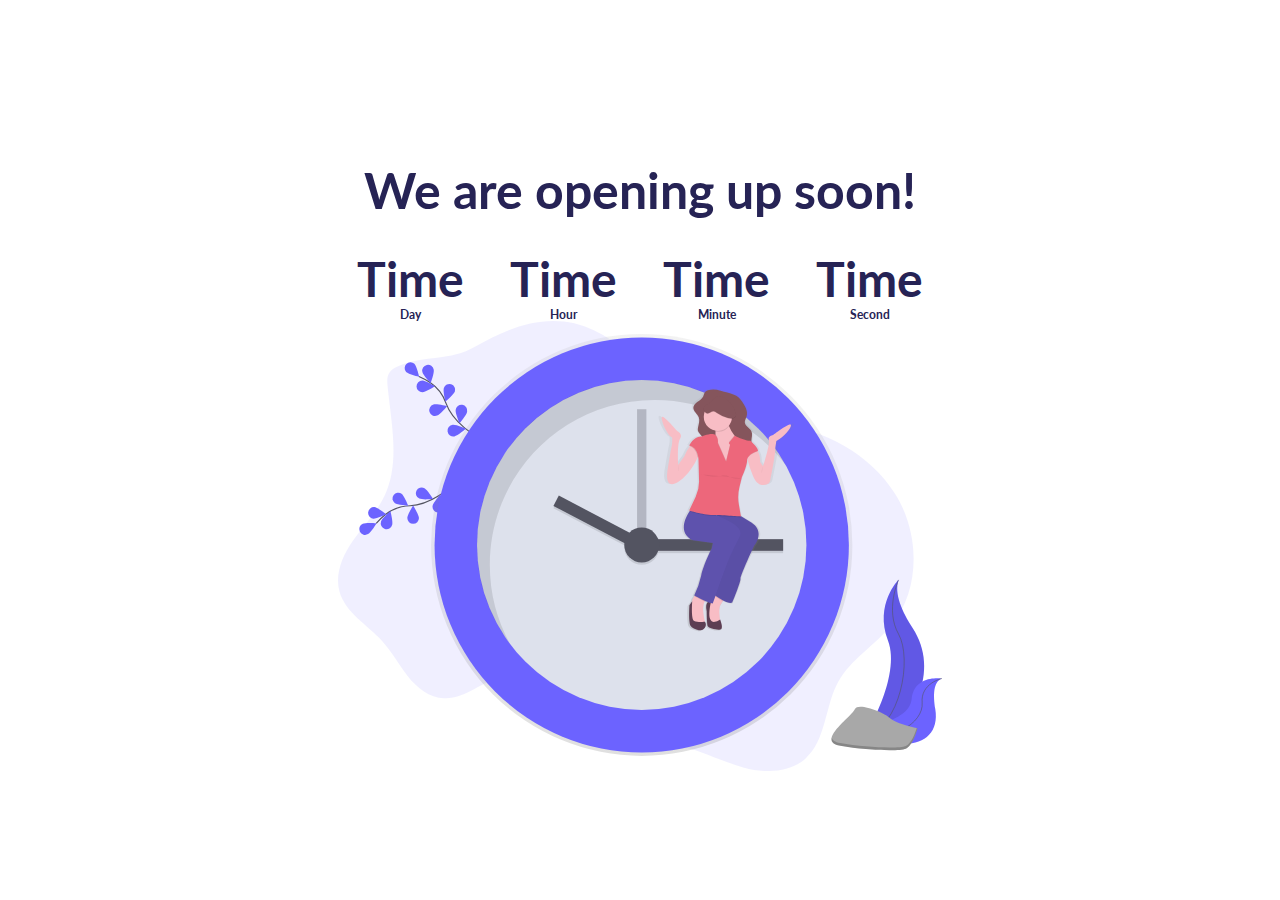
<file: Countdown/index.html>
<!DOCTYPE html>
<html lang="en">
  <head>
    <meta charset="UTF-8" />
    <meta http-equiv="X-UA-Compatible" content="IE=edge" />
    <meta name="viewport" content="width=device-width, initial-scale=1.0" />
    <link rel="preconnect" href="https://fonts.googleapis.com" />
    <link rel="preconnect" href="https://fonts.gstatic.com" crossorigin />
    <link
      href="https://fonts.googleapis.com/css2?family=Lato:wght@400;700;900&display=swap"
      rel="stylesheet"
    />
    <link rel="stylesheet" href="style.css" />
    <title>Document</title>
  </head>
  <body>
    <section class="coming-soon">
      <div>
        <h2>We are opening up soon!</h2>
        <div class="countdown">
          <div class="container-day">
            <h3 class="day">Time</h3>
            <h3>Day</h3>
          </div>
          <div class="container-hour">
            <h3 class="hour">Time</h3>
            <h3>Hour</h3>
          </div>
          <div class="container-minute">
            <h3 class="minute">Time</h3>
            <h3>Minute</h3>
          </div>
          <div class="container-second">
            <h3 class="second">Time</h3>
            <h3>Second</h3>
          </div>
        </div>
      </div>
      <img class="image" src="example.svg" alt="count-down" />
    </section>
    <script src="app.js"></script>
  </body>
</html>
</file>
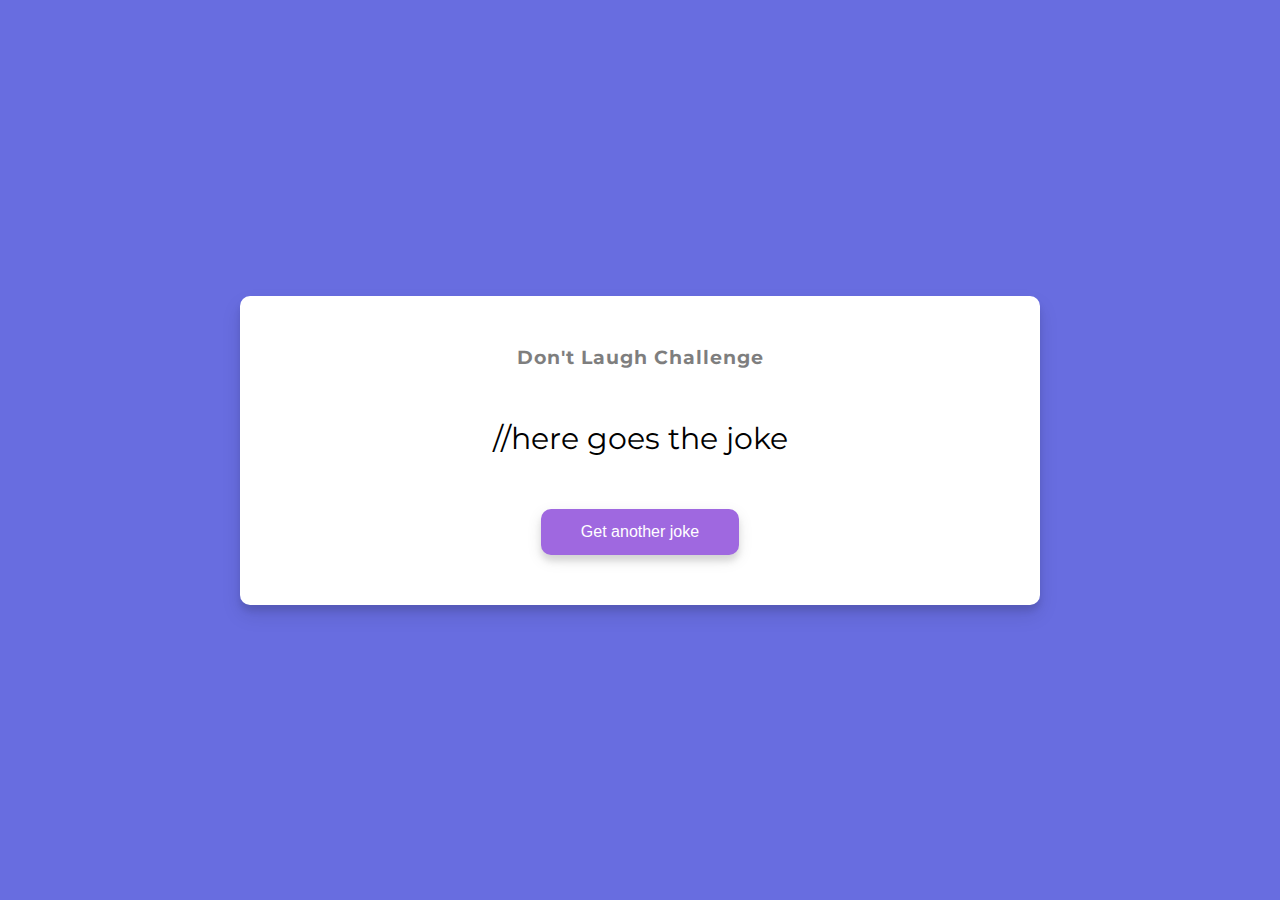
<file: DadJokesGenerator/index.html>
<!DOCTYPE html>
<html lang="en">
  <head>
    <meta charset="UTF-8" />
    <meta http-equiv="X-UA-Compatible" content="IE=edge" />
    <meta name="viewport" content="width=device-width, initial-scale=1.0" />
    <link
      rel="stylesheet"
      href="https://cdnjs.cloudflare.com/ajax/libs/font-awesome/5.15.4/css/all.min.css"
      integrity="sha512-1ycn6IcaQQ40/MKBW2W4Rhis/DbILU74C1vSrLJxCq57o941Ym01SwNsOMqvEBFlcgUa6xLiPY/NS5R+E6ztJQ=="
      crossorigin="anonymous"
      referrerpolicy="no-referrer"
    />
    <link rel="stylesheet" href="style.css" />
    <title>Todo List</title>
  </head>
  <body>
    <div class="container">
      <h3>Don't Laugh Challenge</h3>
      <div class="joke" id="joke">//here goes the joke</div>
      <button class="btn" id="get_joke">Get another joke</button>
    </div>
    <script src="app.js"></script>
  </body>
</html>
</file>
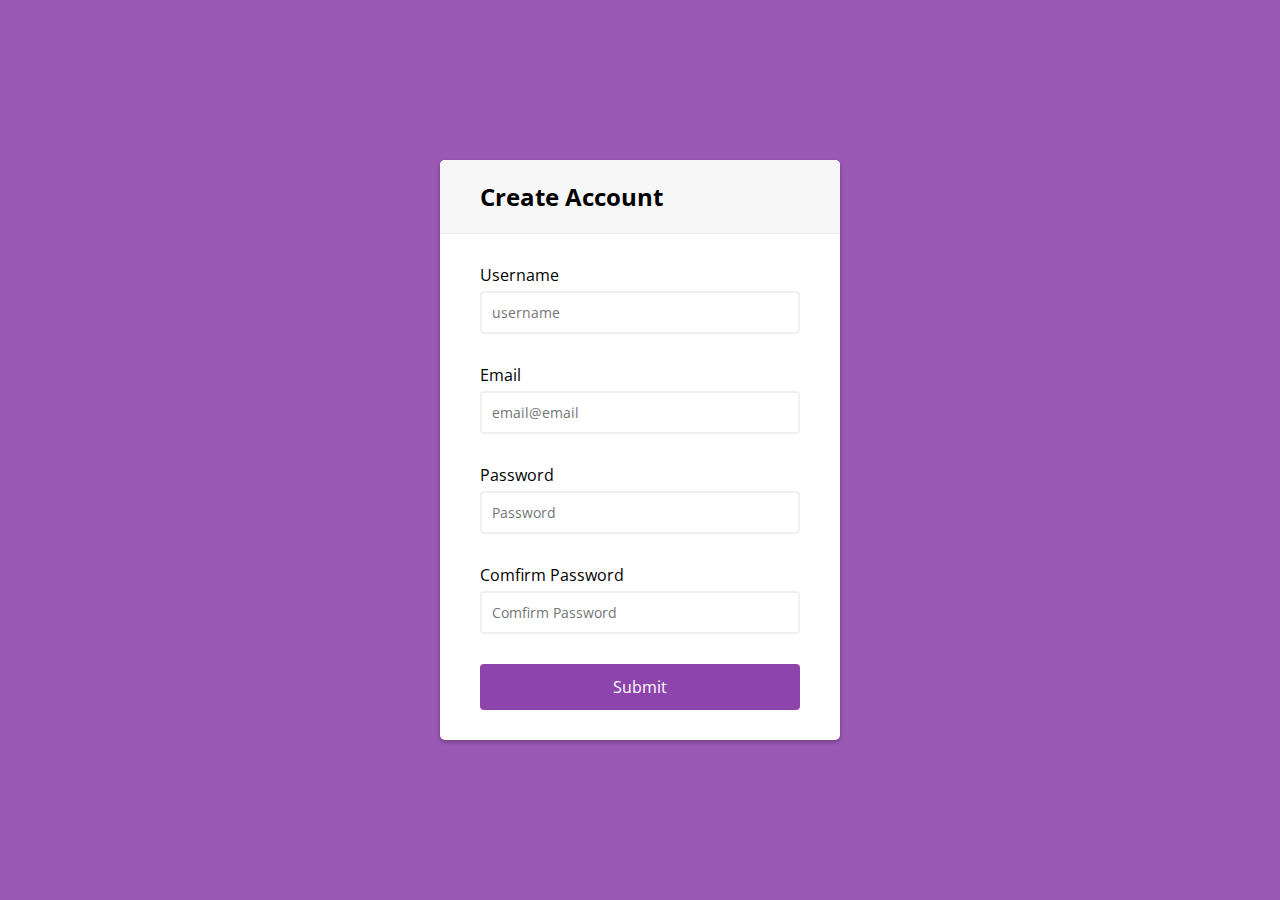
<file: FormValidator/index.html>
<!DOCTYPE html>
<html lang="en">
  <head>
    <meta charset="UTF-8" />
    <meta http-equiv="X-UA-Compatible" content="IE=edge" />
    <meta name="viewport" content="width=device-width, initial-scale=1.0" />
    <link rel="preconnect" href="https://fonts.googleapis.com" />
    <link rel="preconnect" href="https://fonts.gstatic.com" crossorigin />
    <link
      href="https://fonts.googleapis.com/css2?family=Lato:wght@400;700;900&display=swap"
      rel="stylesheet"
    />
    <link
      rel="stylesheet"
      href="https://cdnjs.cloudflare.com/ajax/libs/font-awesome/5.15.4/css/all.min.css"
      integrity="sha512-1ycn6IcaQQ40/MKBW2W4Rhis/DbILU74C1vSrLJxCq57o941Ym01SwNsOMqvEBFlcgUa6xLiPY/NS5R+E6ztJQ=="
      crossorigin="anonymous"
      referrerpolicy="no-referrer"
    />
    <link rel="stylesheet" href="style.css" />
    <title>Form Validator</title>
  </head>
  <body>
    <div class="container">
      <div class="header">
        <h2>Create Account</h2>
      </div>
      <form class="form" id="form">
        <div class="form-control">
          <label> Username</label>
          <input type="text" placeholder="username" id="username" />
          <i class="fa fa-check-circle"></i>
          <i class="fa fa-exclamation-circle"></i>
          <small>Error message</small>
        </div>
        <div class="form-control">
          <label> Email</label>
          <input type="email" placeholder="email@email" id="email" />
          <i class="fa fa-check-circle"></i>
          <i class="fa fa-exclamation-circle"></i>
          <small>Error message</small>
        </div>
        <div class="form-control">
          <label> Password</label>
          <input type="password" placeholder="Password" id="password" />
          <i class="fa fa-check-circle"></i>
          <i class="fa fa-exclamation-circle"></i>
          <small>Error message</small>
        </div>
        <div class="form-control">
          <label> Comfirm Password</label>
          <input
            type="password"
            placeholder="Comfirm Password"
            id="password2"
          />
          <i class="fa fa-check-circle"></i>
          <i class="fa fa-exclamation-circle"></i>
          <small>Error message</small>
        </div>
        <button>Submit</button>
      </form>
    </div>
    <script src="app.js"></script>
  </body>
</html>
</file>
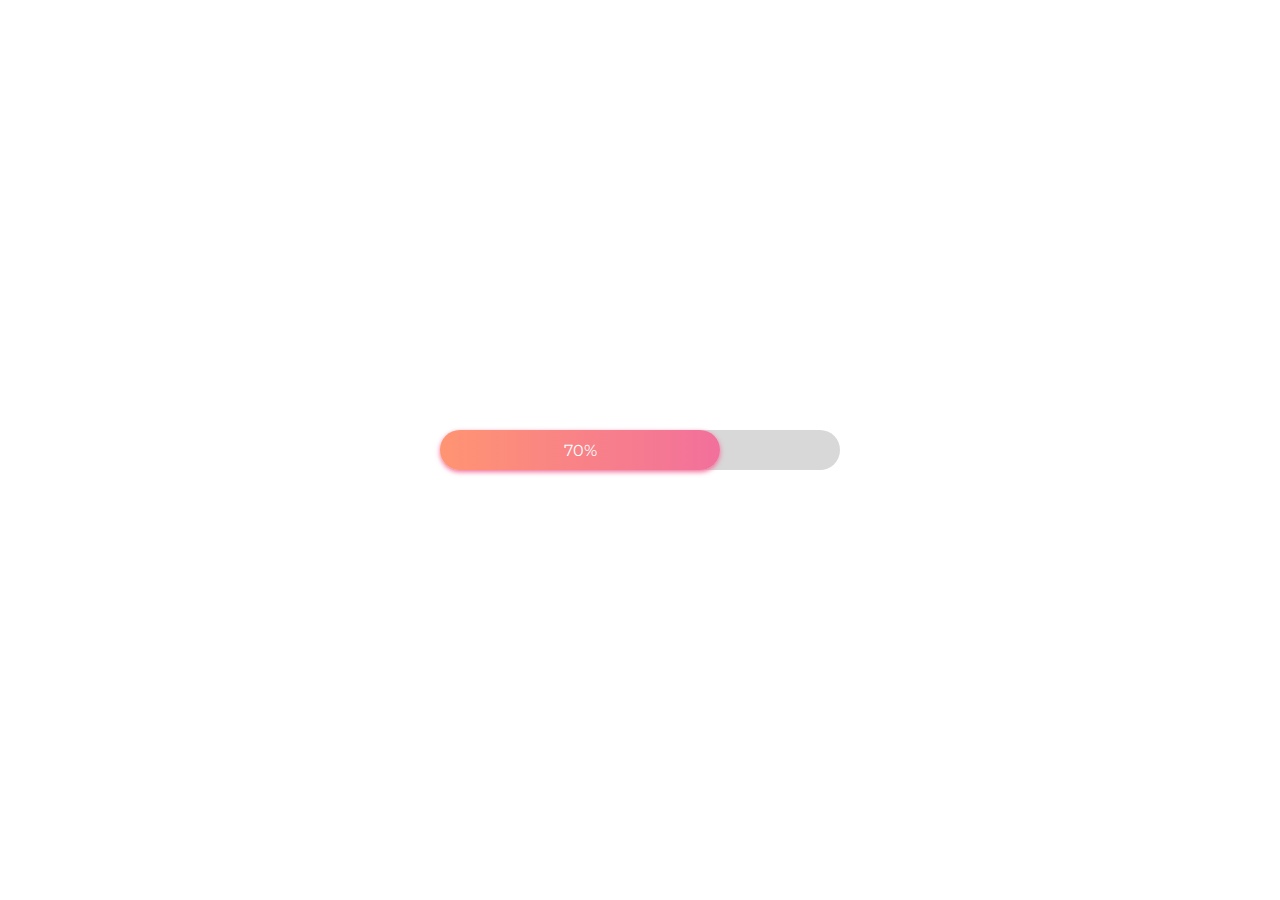
<file: ProgressBar/index.html>
<!DOCTYPE html>
<html lang="en">
  <head>
    <meta charset="UTF-8" />
    <meta http-equiv="X-UA-Compatible" content="IE=edge" />
    <meta name="viewport" content="width=device-width, initial-scale=1.0" />
    <link
      rel="stylesheet"
      href="https://cdnjs.cloudflare.com/ajax/libs/font-awesome/5.15.4/css/all.min.css"
      integrity="sha512-1ycn6IcaQQ40/MKBW2W4Rhis/DbILU74C1vSrLJxCq57o941Ym01SwNsOMqvEBFlcgUa6xLiPY/NS5R+E6ztJQ=="
      crossorigin="anonymous"
      referrerpolicy="no-referrer"
    />
    <link rel="stylesheet" href="style.css" />
    <title>Todo List</title>
  </head>
  <body>
    <div class="progress">
      <div class="progress-done" data-done="70">70%</div>
    </div>
    <script src="app.js"></script>
  </body>
</html>
</file>
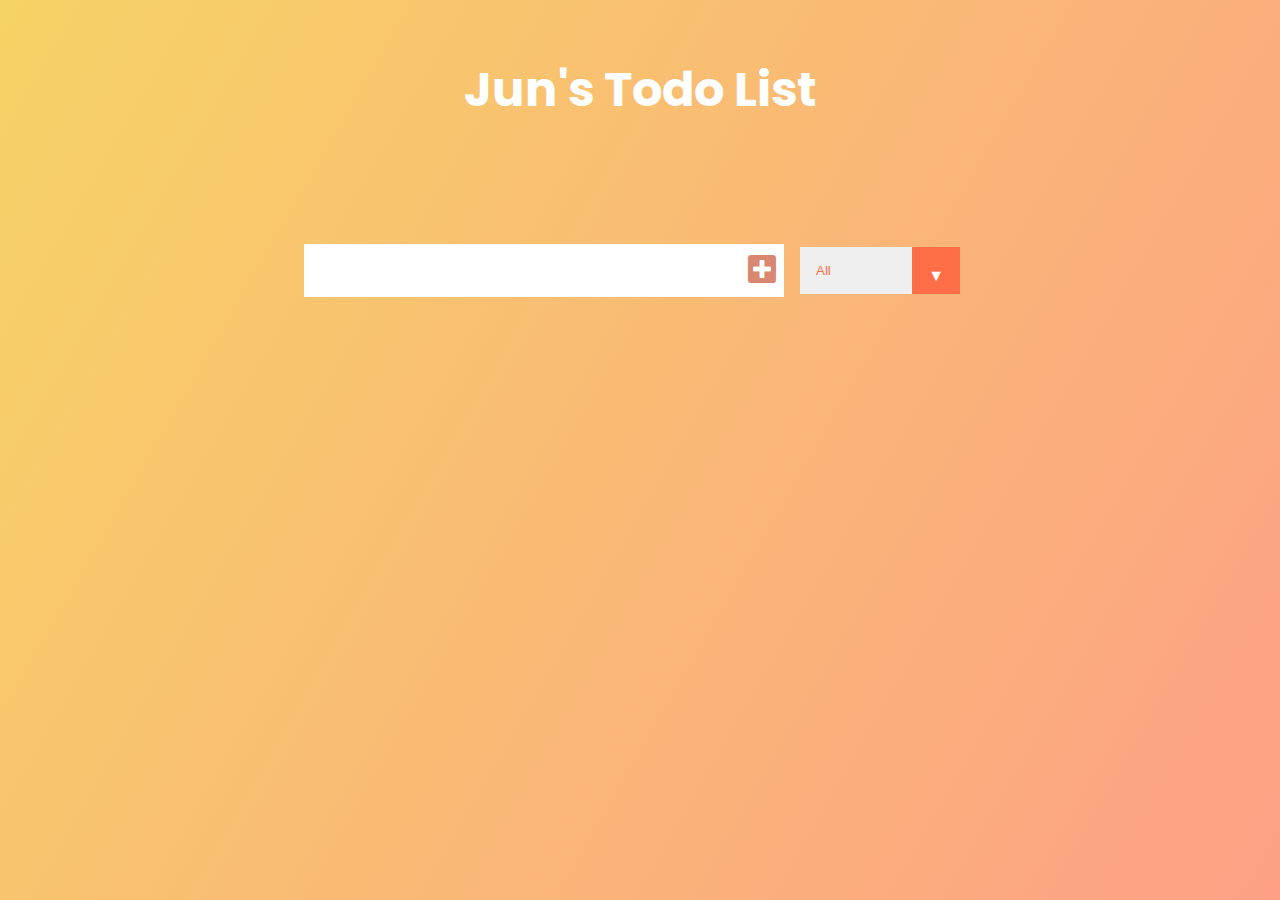
<file: Todo app/index.html>
<!DOCTYPE html>
<html lang="en">
  <head>
    <meta charset="UTF-8" />
    <meta http-equiv="X-UA-Compatible" content="IE=edge" />
    <meta name="viewport" content="width=device-width, initial-scale=1.0" />
    <link rel="preconnect" href="https://fonts.googleapis.com" />
    <link rel="preconnect" href="https://fonts.gstatic.com" crossorigin />
    <link
      href="https://fonts.googleapis.com/css2?family=Poppins:wght@400;500;600;700&display=swap"
      rel="stylesheet"
    />
    <link
      rel="stylesheet"
      href="https://cdnjs.cloudflare.com/ajax/libs/font-awesome/5.15.4/css/all.min.css"
      integrity="sha512-1ycn6IcaQQ40/MKBW2W4Rhis/DbILU74C1vSrLJxCq57o941Ym01SwNsOMqvEBFlcgUa6xLiPY/NS5R+E6ztJQ=="
      crossorigin="anonymous"
      referrerpolicy="no-referrer"
    />
    <link rel="stylesheet" href="style.css" />
    <title>Todo List</title>
  </head>
  <body>
    <header>
      <h1>Jun's Todo List</h1>
    </header>
    <form action="">
      <input type="text" class="todo-input" />
      <button class="todo-button" type="submit">
        <i class="fas fa-plus-square"></i>
      </button>
      <div class="select">
        <select name="todos" class="filter-todo">
          <option value="all">All</option>
          <option value="completed">Completed</option>
          <option value="uncompleted">Uncompleted</option>
        </select>
      </div>
    </form>
    <div class="todo-container">
      <ul class="todo-list"></ul>
    </div>
    <script src="app.js"></script>
  </body>
</html>
</file>
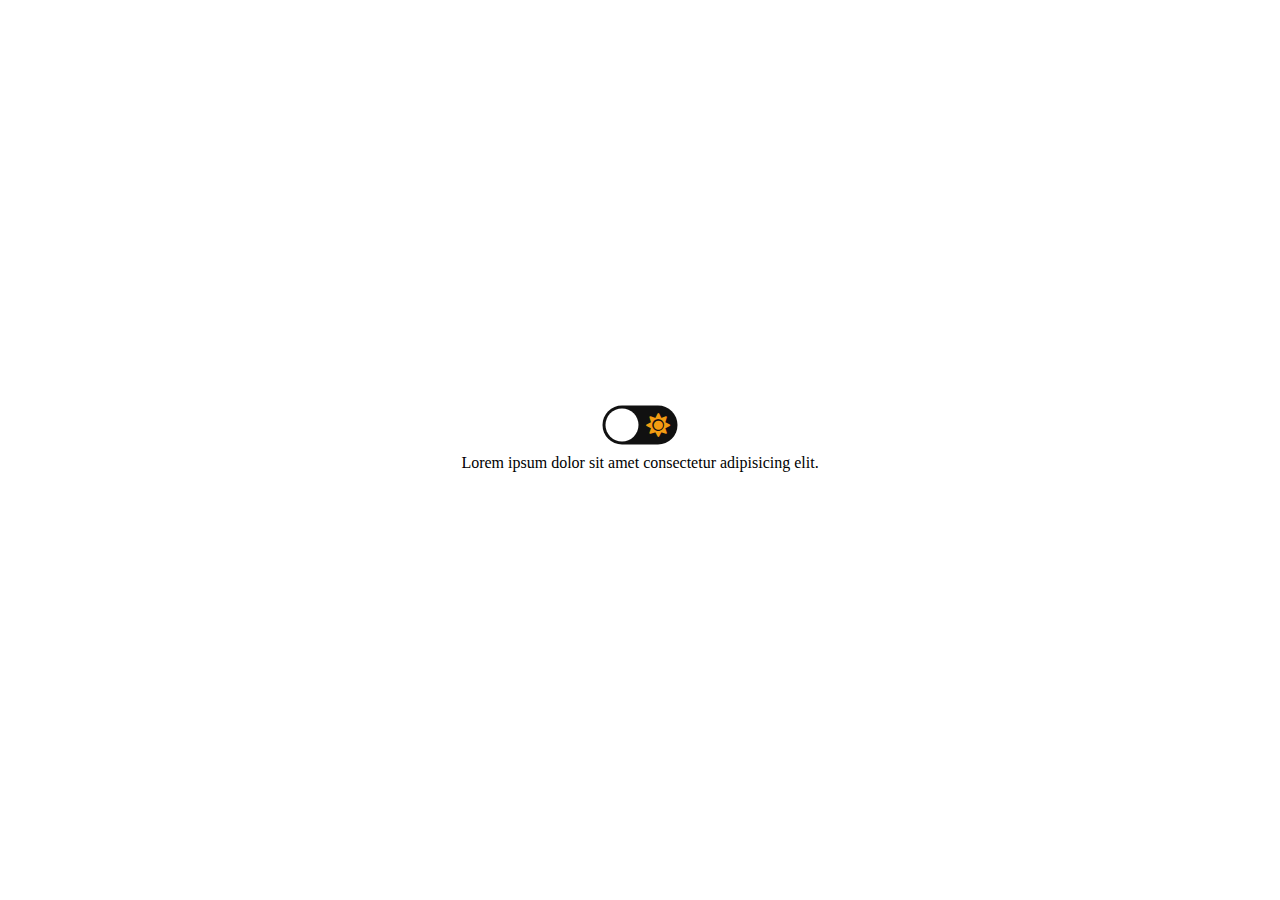
<file: ToogleTheme/index.html>
<!DOCTYPE html>
<html lang="en">
  <head>
    <meta charset="UTF-8" />
    <meta http-equiv="X-UA-Compatible" content="IE=edge" />
    <meta name="viewport" content="width=device-width, initial-scale=1.0" />
    <link
      rel="stylesheet"
      href="https://cdnjs.cloudflare.com/ajax/libs/font-awesome/5.15.4/css/all.min.css"
      integrity="sha512-1ycn6IcaQQ40/MKBW2W4Rhis/DbILU74C1vSrLJxCq57o941Ym01SwNsOMqvEBFlcgUa6xLiPY/NS5R+E6ztJQ=="
      crossorigin="anonymous"
      referrerpolicy="no-referrer"
    />
    <link rel="stylesheet" href="style.css" />
    <title>Todo List</title>
  </head>
  <body>
    <div class="toggle">
      <input class="checkbox" type="checkbox" name="" id="chk" />
      <label for="chk" class="label">
        <i class="fas fa-moon"></i>
        <i class="fas fa-sun"></i>
        <div class="ball"></div>
      </label>
    </div>
    <p>Lorem ipsum dolor sit amet consectetur adipisicing elit.</p>
    <script src="app.js"></script>
  </body>
</html>
</file>
<file: Countdown/style.css>
* {
  margin: 0;
  padding: 0;
  box-sizing: border-box;
}
html {
  font-size: 62.5%;
}
body {
  font-family: "Lato", sans-serif;
  color: #262355;
}
h2 {
  text-align: center;
  font-size: 5rem;
  font-weight: bold;
  padding: 3rem;
}
.coming-soon {
  min-height: 100vh;
  display: flex;
  align-items: center;
  flex-direction: column;
  justify-content: center;
}
.image {
  height: 50vh;
}
.countdown {
  display: flex;
  justify-content: space-around;
  align-items: center;
  text-align: center;
}
.day,
.hour,
.minute,
.second {
  font-size: 4.8rem;
}
</file>
<file: DadJokesGenerator/style.css>
@import url("https://fonts.googleapis.com/css2?family=Montserrat:wght@400;500;600&display=swap");
* {
  margin: 0;
  padding: 0;
  box-sizing: border-box;
}

body {
  background-color: #686de0;
  font-family: "Montserrat", sans-serif;
  display: flex;
  align-items: center;
  justify-content: center;
  height: 100vh;
}

.container {
  background: #fff;
  border-radius: 10px;
  box-shadow: 0 10px 20px rgba(0, 0, 0, 0.1), 0 6px 6px rgba(0, 0, 0, 0.1);
  padding: 50px 20px;
  max-width: 100%;
  width: 800px;
  text-align: center;
}

h3 {
  letter-spacing: 1px;
  opacity: 0.5;
}

.joke {
  font-size: 30px;
  line-height: 40px;
  margin: 50px auto;
  max-width: 600px;
}

.btn {
  background-color: #9f68e0;
  border: 0;
  border-radius: 10px;
  box-shadow: 0 5px 15px rgba(0, 0, 0, 0.1), 0 6px 6px rgba(0, 0, 0, 0.1);
  font-size: 16px;
  color: #fff;
  padding: 14px 40px;
  cursor: pointer;
}

.btn:focus {
  outline: 0;
}
.btn:active {
  transform: scale(0.98);
}
</file>
<file: FormValidator/style.css>
@import url("https://fonts.googleapis.com/css?family=Open+Sans:400,500&display=swap");

* {
  box-sizing: border-box;
}

body {
  background-color: #9b59b6;
  font-family: "Open Sans", sans-serif;
  display: flex;
  align-items: center;
  justify-content: center;
  min-height: 100vh;
  margin: 0;
}
.container {
  background-color: white;
  border-radius: 5px;
  box-shadow: 0 2px 5px rgba(0, 0, 0, 0.3);
  width: 400px;
  overflow: hidden;
  max-width: 100%;
}

.header {
  background-color: #f7f7f7;
  border-bottom: 1px solid #f0f0f0;
  padding: 20px 40px;
}
.header h2 {
  margin: 0;
}
.form {
  padding: 30px 40px;
}
.form-control {
  margin-bottom: 10px;
  padding-bottom: 20px;
  position: relative;
}
.form-control label {
  display: inline-block;
  margin-bottom: 5px;
}
.form-control input {
  border: 2px solid #f0f0f0;
  border-radius: 4px;
  display: block;
  font-family: inherit;
  font-size: 14px;
  padding: 10px;
  width: 100%;
}
.form-control.success input {
  border-color: #2ecc71;
}
.form-control.error input {
  border-color: #e74c3c;
}

.form-control i {
  position: absolute;
  top: 40px;
  right: 10px;
  visibility: hidden;
}

.form-control.success i.fa-check-circle {
  visibility: visible;
  color: #2ecc71;
}
.form-control.error i.fa-exclamation-circle {
  visibility: visible;
  color: #e74c3c;
}

.form-control small {
  visibility: hidden;
  position: absolute;
  bottom: 0;
  left: 0;
}
.form-control.error small {
  visibility: visible;
  color: #e74c3c;
}
.form button {
  background-color: #8e44ad;
  border: 2px solid #8e44ad;
  display: block;
  width: 100%;
  padding: 10px;
  color: #fff;
  font-size: 16px;
  border-radius: 4px;
  font-family: inherit;
}
</file>
<file: ProgressBar/style.css>
@import url("https://fonts.googleapis.com/css2?family=Montserrat:wght@400;500;600&display=swap");
* {
  margin: 0;
  padding: 0;
  box-sizing: border-box;
}
body {
  display: flex;
  font-family: "Montserrat", sans-serif;
  justify-content: center;
  align-items: center;
  height: 100vh;
  margin: 0;
}
.progress {
  background-color: #d8d8d8;
  height: 40px;
  border-radius: 20px;
  width: 400px;
}
.progress-done {
  background: linear-gradient(to left, #f2709c, #ff9472);
  box-shadow: 0 3px 3px -5px #f2709c, 0 2px 5px #f2709c;
  border-radius: 20px;
  color: #fff;
  display: flex;
  align-items: center;
  justify-content: center;
  width: 0;
  opacity: 0;
  height: 100%;
  transition: 1s ease 0.3s;
}
</file>
<file: Todo app/style.css>
* {
  margin: 0;
  padding: 0;
  box-sizing: border-box;
}
body {
  background-image: linear-gradient(120deg, #f6d365, #fda085);
  color: white;
  font-family: "Poppins", sans-serif;
  min-height: 100vh;
}

header {
  font-size: 1.5rem;
}
header,
form {
  min-height: 20vh;
  display: flex;
  justify-content: center;
  align-items: center;
}

form input,
form button {
  padding: 0.5rem;
  font-size: 2rem;
  border: none;
  background: white;
}
form button,
form button:visited {
  color: #d88771;
  background: white;
  cursor: pointer;
  transition: all 0.3s ease;
}
@media screen and (max-width: 600px) {
  .todo-input {
    max-width: 7rem;
  }
}

form button:hover,
form button:active {
  color: white;
  background: #815042;
}
.todo-container {
  display: flex;
  align-items: center;
  justify-content: center;
}
.todo-list {
  min-width: 30%;
  list-style: none;
}
.todo {
  margin: 0.5rem;
  background: white;
  color: black;
  font-size: 1.5rem;
  display: flex;
  justify-content: center;
  align-items: center;
  transition: all 0.5s ease;
}

.todo li {
  flex: 1;
}
.trash-btn,
.complete-btn {
  background: #ff6f47;
  color: white;
  padding: 1rem;
  border: none;
  cursor: pointer;
  font-size: 1rem;
}
.complete-btn {
  background: rgb(73, 204, 73);
}
.todo-item {
  padding: 0rem 0.5rem;
}
.fa-trach,
.fa-check {
  pointer-events: none;
}

.completed {
  text-decoration: line-through;
  opacity: 0.5;
}
.fall {
  transform: translateY(8rem) rotateZ(20deg);
  opacity: 0;
}
select {
  -webkit-appearance: none;
  -moz-appearance: none;
  appearance: none;
  outline: none;
  border: none;
}
.select {
  margin: 1rem;
  position: relative;
  overflow: hidden;
}
select {
  color: #ff6f47;
  width: 10rem;
  cursor: pointer;
  padding: 1rem;
}
.select::after {
  content: "\25BC";
  position: absolute;
  background-color: #ff6f47;
  top: 0;
  right: 0;
  padding: 1rem;
  pointer-events: none;
  transition: all 0.3s ease;
}
.select::hover::after {
  background-color: white;
  color: #ff6f47;
}
</file>
<file: ToogleTheme/style.css>
* {
  box-sizing: border-box;
}
body {
  height: 100vh;
  margin: 0;
  display: flex;
  justify-content: center;
  align-items: center;
  transition: background 0.2s linear;
  flex-direction: column;
}

body.dark {
  background-color: #292c35;
}
body.dark p {
  color: #fff;
}
.checkbox {
  opacity: 0;
  position: absolute;
}
.checkbox:checked + .label .ball {
  transform: translateX(24px);
}
.label {
  background-color: #111;
  height: 26px;
  width: 50px;
  align-items: center;
  justify-content: space-between;
  padding: 5px;
  border-radius: 50px;

  display: flex;
  position: relative;
  transform: scale(1.5);
}

.ball {
  background-color: #fff;
  height: 22px;
  width: 22px;
  top: 2px;
  left: 2px;
  border-radius: 50%;
  position: absolute;
  transition: transform 0.2s linear;
}
.fa-moon {
  color: #f1c40f;
}
.fa-sun {
  color: #f39c12;
}
</file>
